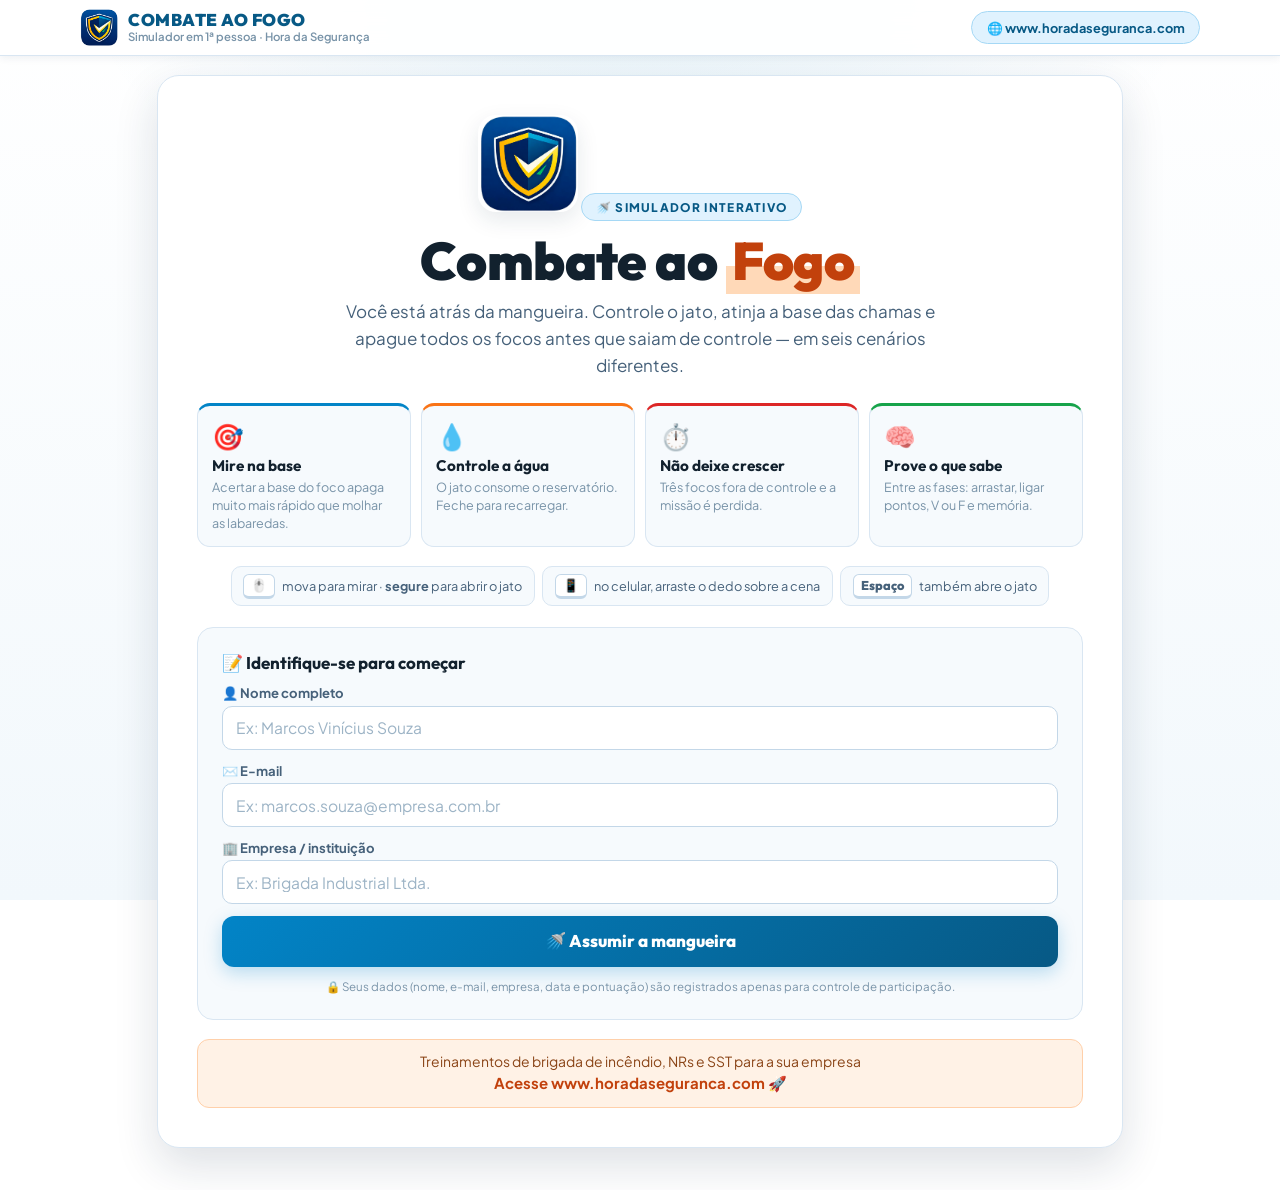
<file: index.html>
<!DOCTYPE html>
<html lang="pt-BR">
<head>
    <meta charset="UTF-8">
    <meta name="viewport" content="width=device-width, initial-scale=1.0, viewport-fit=cover">
    <title>Combate ao Fogo | Simulador em 1ª Pessoa — Hora da Segurança</title>
    <meta name="description" content="Simulador de combate a incêndio em primeira pessoa: controle a mangueira, apague os focos em 6 cenários e responda aos desafios entre as fases. www.horadaseguranca.com">
    <meta name="theme-color" content="#f0f7fc">
    <link rel="icon" type="image/png" href="logo.png">

    <link rel="preconnect" href="https://fonts.googleapis.com">
    <link rel="preconnect" href="https://fonts.gstatic.com" crossorigin>
    <link href="https://fonts.googleapis.com/css2?family=Outfit:wght@400;600;700;800;900&family=Plus+Jakarta+Sans:wght@400;500;600;700&display=swap" rel="stylesheet">
    <link rel="stylesheet" href="style.css">
</head>
<body>

    <header class="app-header">
        <div class="header-container">
            <a class="brand-box" href="https://www.horadaseguranca.com" target="_blank" rel="noopener noreferrer">
                <img src="logo.png" alt="Logo Hora da Segurança" class="header-logo">
                <span class="brand-text">
                    <span class="brand-title">COMBATE AO FOGO</span>
                    <span class="brand-tagline">Simulador em 1ª pessoa · Hora da Segurança</span>
                </span>
            </a>
            <a href="https://www.horadaseguranca.com" target="_blank" rel="noopener noreferrer" class="site-link-btn">
                🌐 www.horadaseguranca.com
            </a>
        </div>
    </header>

    <main class="main-content">

        <!-- ============ CADASTRO ============ -->
        <section id="screen-welcome" class="screen active">
            <div class="hero-card">
                <a href="https://www.horadaseguranca.com" target="_blank" rel="noopener noreferrer" class="hero-logo-link">
                    <img src="logo.png" alt="Logo Oficial Hora da Segurança" class="hero-logo-img">
                </a>

                <span class="hero-eyebrow">🚿 Simulador interativo</span>
                <h1 class="hero-title">Combate ao <mark>Fogo</mark></h1>
                <p class="hero-subtitle">
                    Você está atrás da mangueira. Controle o jato, atinja a base das chamas e
                    apague todos os focos antes que saiam de controle — em seis cenários diferentes.
                </p>

                <div class="how-grid">
                    <div class="how-card">
                        <span class="how-ico">🎯</span><strong>Mire na base</strong>
                        <p>Acertar a base do foco apaga muito mais rápido que molhar as labaredas.</p>
                    </div>
                    <div class="how-card">
                        <span class="how-ico">💧</span><strong>Controle a água</strong>
                        <p>O jato consome o reservatório. Feche para recarregar.</p>
                    </div>
                    <div class="how-card">
                        <span class="how-ico">⏱️</span><strong>Não deixe crescer</strong>
                        <p>Três focos fora de controle e a missão é perdida.</p>
                    </div>
                    <div class="how-card">
                        <span class="how-ico">🧠</span><strong>Prove o que sabe</strong>
                        <p>Entre as fases: arrastar, ligar pontos, V ou F e memória.</p>
                    </div>
                </div>

                <div class="controls-hint">
                    <div class="ch-item"><span class="key">🖱️</span><span>mova para mirar · <strong>segure</strong> para abrir o jato</span></div>
                    <div class="ch-item"><span class="key">📱</span><span>no celular, arraste o dedo sobre a cena</span></div>
                    <div class="ch-item"><span class="key">Espaço</span><span>também abre o jato</span></div>
                </div>

                <form id="form-register" class="setup-box" novalidate>
                    <h3>📝 Identifique-se para começar</h3>
                    <div class="input-group">
                        <label for="reg-name">👤 Nome completo</label>
                        <input type="text" id="reg-name" placeholder="Ex: Marcos Vinícius Souza" autocomplete="name" maxlength="60">
                    </div>
                    <div class="input-group">
                        <label for="reg-email">✉️ E-mail</label>
                        <input type="email" id="reg-email" placeholder="Ex: marcos.souza@empresa.com.br" autocomplete="email" maxlength="100">
                    </div>
                    <div class="input-group">
                        <label for="reg-company">🏢 Empresa / instituição</label>
                        <input type="text" id="reg-company" placeholder="Ex: Brigada Industrial Ltda." autocomplete="organization" maxlength="80">
                    </div>
                    <div id="setup-error" class="setup-error hidden"></div>
                    <button type="submit" class="btn btn-primary btn-lg btn-block">🚿 Assumir a mangueira</button>
                    <p class="privacy-note">🔒 Seus dados (nome, e-mail, empresa, data e pontuação) são registrados apenas para controle de participação.</p>
                </form>

                <a class="marketing-banner" href="https://www.horadaseguranca.com" target="_blank" rel="noopener noreferrer">
                    <span>Treinamentos de brigada de incêndio, NRs e SST para a sua empresa</span>
                    <strong>Acesse www.horadaseguranca.com 🚀</strong>
                </a>
            </div>
        </section>


        <!-- ============ BRIEFING ============ -->
        <section id="screen-briefing" class="screen">
            <div class="briefing-card">
                <div class="brief-badge" id="brief-badge">FASE 1 DE 6</div>
                <div class="brief-ico" id="brief-ico">🍳</div>
                <h2 class="brief-title" id="brief-title">Cozinha Residencial</h2>
                <p class="brief-sub" id="brief-sub">Princípio de incêndio em panela</p>
                <p class="brief-text" id="brief-text"></p>
                <div class="brief-tip" id="brief-tip"></div>
                <div class="brief-regra" id="brief-regra"></div>
                <div class="brief-stats">
                    <div><span id="brief-alvo">6</span><small>focos a apagar</small></div>
                    <div><span id="brief-dur">45</span><small>segundos</small></div>
                    <div><span id="brief-dif">1x</span><small>intensidade</small></div>
                    <div><span id="brief-res">1,3s</span><small>para apagar cada foco</small></div>
                </div>
                <button id="btn-start-phase" class="btn btn-primary btn-lg btn-block">▶️ Abrir o hidrante</button>
            </div>
        </section>


        <!-- ============ JOGO ============ -->
        <section id="screen-game" class="screen">
            <div class="game-hud">
                <div class="hud-left">
                    <span class="hud-phase" id="hud-phase">Fase 1</span>
                    <span class="hud-scene" id="hud-scene">Cozinha</span>
                </div>
                <div class="hud-center">
                    <div class="hud-bar-wrap">
                        <span class="hud-bar-label">💧 Água</span>
                        <div class="hud-bar"><div id="agua-fill" class="hud-bar-fill agua"></div></div>
                    </div>
                    <div class="hud-bar-wrap">
                        <span class="hud-bar-label">🔥 Focos</span>
                        <div class="hud-bar"><div id="focos-fill" class="hud-bar-fill focos"></div></div>
                        <span class="hud-bar-num"><strong id="hud-apagados">0</strong>/<span id="hud-alvo">6</span></span>
                    </div>
                    <div class="hud-bar-wrap">
                        <span class="hud-bar-label">🛡️ Controle</span>
                        <div class="hud-bar"><div id="controle-fill" class="hud-bar-fill controle"></div></div>
                        <span class="hud-bar-num"><strong id="hud-controle">100</strong>%</span>
                    </div>
                </div>
                <div class="hud-right">
                    <span class="hud-time">⏱️ <strong id="hud-time">45</strong>s</span>
                    <span class="hud-fail" id="hud-fail" title="Três propagações encerram a fase">🔥 Propagações 0/3</span>
                    <span class="hud-rescaldo hidden" id="hud-rescaldo">RESCALDO</span>
                    <span class="hud-score"><strong id="hud-score">0</strong> pts</span>
                    <button id="btn-sound" class="btn-icon" title="Som">🔊</button>
                </div>
            </div>

            <div class="stage-wrap">
                <canvas id="game-canvas" width="900" height="500" aria-label="Cena de combate a incêndio"></canvas>
                <div id="toast" class="toast hidden"></div>
                <div id="countdown" class="countdown hidden"></div>
            </div>

            <p class="stage-help">🖱️ Mova para mirar e <strong>segure o botão</strong> para abrir o jato · 📱 arraste o dedo sobre a cena</p>
        </section>


        <!-- ============ PUBLICIDADE ============ -->
        <section id="screen-ad" class="screen">
            <div class="ad-card" id="ad-card">
                <span class="ad-tag">Espaço publicitário</span>
                <div class="ad-brand">
                    <div class="ad-logo" id="ad-logo"></div>
                    <div class="ad-brand-text">
                        <strong id="ad-name">ProSeg Soluções</strong>
                        <span id="ad-segment">Revenda de EPI</span>
                    </div>
                </div>
                <p class="ad-tagline" id="ad-tagline"></p>
                <p class="ad-claim" id="ad-claim"></p>
                <div class="ad-chips" id="ad-chips"></div>
                <a id="ad-cta" class="btn btn-ad" href="anuncie.html" target="_blank" rel="noopener noreferrer">Saiba mais</a>
                <p class="ad-demo-note" id="ad-demo-note"></p>
                <div class="ad-footer">
                    Espaço publicitário distribuído por
                    <a href="https://www.horadaseguranca.com" target="_blank" rel="noopener noreferrer">www.horadaseguranca.com</a>
                </div>
                <button id="btn-skip-ad" class="btn btn-ghost btn-block" disabled>Continuar em <span id="ad-count">5</span>s</button>
            </div>
        </section>


        <!-- ============ DESAFIOS ENTRE FASES ============ -->
        <section id="screen-quiz" class="screen">
            <div class="quiz-card">
                <span class="quiz-badge" id="quiz-badge">Desafio</span>
                <h2 class="quiz-title" id="quiz-title"></h2>
                <p class="quiz-text" id="quiz-text"></p>

                <!-- 1) arrastar -->
                <div id="modo-arrastar" class="modo hidden">
                    <div class="quiz-pool" id="quiz-pool"></div>
                    <div class="quiz-targets" id="quiz-targets"></div>
                </div>

                <!-- 2) ligar pontos -->
                <div id="modo-ligar" class="modo hidden">
                    <div class="ligar-wrap">
                        <svg id="ligar-svg" class="ligar-svg"></svg>
                        <div class="ligar-col" id="ligar-esq"></div>
                        <div class="ligar-col" id="ligar-dir"></div>
                    </div>
                </div>

                <!-- 3) verdadeiro ou falso -->
                <div id="modo-vf" class="modo hidden">
                    <div id="vf-lista" class="vf-lista"></div>
                </div>

                <!-- 4) memória -->
                <div id="modo-memoria" class="modo hidden">
                    <div class="mem-head">
                        <span class="mem-badge">🃏 Pares: <strong id="mem-pares">0 / 6</strong></span>
                    </div>
                    <div id="mem-grid" class="mem-grid"></div>
                </div>

                <div id="quiz-feedback" class="quiz-feedback hidden"></div>
                <button id="btn-quiz-next" class="btn btn-primary btn-lg btn-block hidden">Seguir para a próxima fase ➔</button>
                <p class="quiz-help" id="quiz-help"></p>
            </div>
        </section>


        <!-- ============ FASE PERDIDA ============ -->
        <section id="screen-lose" class="screen">
            <div class="briefing-card lose-card">
                <div class="brief-ico" id="lose-ico">🔥</div>
                <h1 class="brief-title" id="lose-title">O incêndio se alastrou</h1>
                <p class="brief-text" id="lose-text"></p>
                <div class="brief-stats lose-stats">
                    <div><span id="lose-m1">0/0</span><small>focos apagados</small></div>
                    <div><span id="lose-m2">3/3</span><small>propagações</small></div>
                    <div><span id="lose-m3">0%</span><small>controle final</small></div>
                </div>
                <button id="btn-retry-phase" class="btn btn-primary btn-lg btn-block">🔁 Repetir esta fase</button>
                <button id="btn-give-up" class="btn btn-ghost btn-block">Encerrar e ver o resultado</button>
            </div>
        </section>


        <!-- ============ FIM ============ -->
        <section id="screen-end" class="screen">
            <div class="end-card">
                <div class="end-ico" id="end-ico">🏆</div>
                <h1 class="end-title" id="end-title">Fogo controlado!</h1>
                <p class="end-sub" id="end-sub"></p>

                <div class="end-score">
                    <span class="es-label">Pontuação final</span>
                    <div class="es-value" id="end-score">0</div>
                    <div class="es-rank" id="end-rank">—</div>
                </div>

                <div class="end-metrics">
                    <div><span id="m-phases">0</span><small>fases vencidas</small></div>
                    <div><span id="m-focos">0</span><small>focos apagados</small></div>
                    <div><span id="m-precisao">0%</span><small>controle final</small></div>
                    <div><span id="m-quiz">0%</span><small>acerto nos desafios</small></div>
                </div>

                <div class="end-actions">
                    <button id="btn-restart" class="btn btn-primary btn-lg">🔄 Jogar novamente</button>
                </div>

                <a class="end-cta" href="https://www.horadaseguranca.com" target="_blank" rel="noopener noreferrer">
                    <img src="logo.png" alt="Hora da Segurança" class="end-cta-logo">
                    <span>
                        <strong>Leve o treinamento de brigada para a sua equipe</strong>
                        Cursos de NRs, combate a incêndio e gestão preventiva — www.horadaseguranca.com ↗
                    </span>
                </a>
            </div>
        </section>

    </main>

    <script src="gameData.js"></script>
    <script src="audio.js"></script>
    <script src="sheets.js"></script>
    <script src="engine.js"></script>
    <script src="desafios.js"></script>
    <script src="game.js"></script>
</body>
</html>
</file>
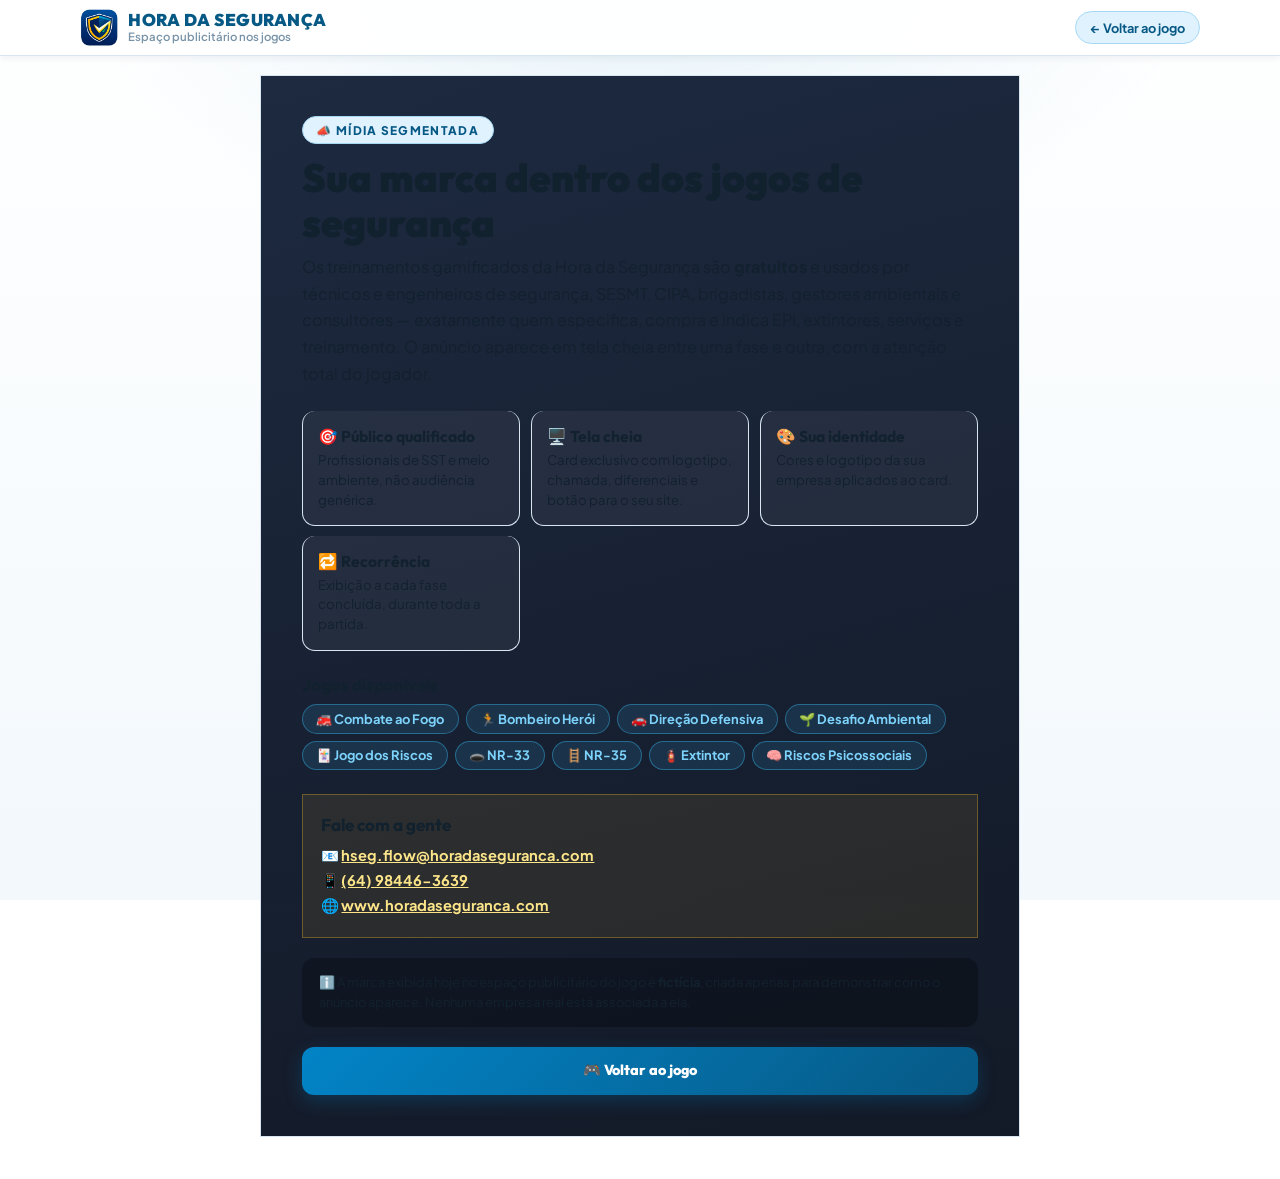
<file: anuncie.html>
<!DOCTYPE html>
<html lang="pt-BR">
<head>
    <meta charset="UTF-8">
    <meta name="viewport" content="width=device-width, initial-scale=1.0, viewport-fit=cover">
    <title>Anuncie nos jogos | Hora da Segurança</title>
    <meta name="description" content="Espaço publicitário nos jogos de treinamento em segurança do trabalho da Hora da Segurança. Sua marca diante de técnicos de segurança, SESMT, CIPA e brigadistas.">
    <meta name="theme-color" content="#0b1220">
    <link rel="icon" type="image/png" href="logo.png">
    <link rel="preconnect" href="https://fonts.googleapis.com">
    <link rel="preconnect" href="https://fonts.gstatic.com" crossorigin>
    <link href="https://fonts.googleapis.com/css2?family=Outfit:wght@400;600;700;800;900&family=Plus+Jakarta+Sans:wght@400;500;600;700&display=swap" rel="stylesheet">
    <link rel="stylesheet" href="style.css">
    <style>
        .anuncie-wrap { max-width: 760px; margin: 0 auto; }
        .anuncie-card {
            background: linear-gradient(165deg, rgba(20,33,56,0.96), rgba(11,18,32,0.97));
            border: 1px solid var(--line);
            border-radius: var(--radius-lg);
            box-shadow: var(--shadow-lg);
            padding: clamp(1.4rem, 4vw, 2.4rem);
        }
        .anuncie-card h1 {
            font-family: var(--fh); font-size: clamp(1.5rem, 5vw, 2.3rem);
            font-weight: 900; line-height: 1.15; margin-bottom: 0.5rem;
        }
        .anuncie-card h1 mark { background: none; color: var(--fire); }
        .anuncie-lead { font-size: 0.95rem; color: var(--text-soft); line-height: 1.65; margin-bottom: 1.4rem; }
        .anuncie-grid {
            display: grid; grid-template-columns: repeat(auto-fit, minmax(180px, 1fr));
            gap: 0.6rem; margin-bottom: 1.4rem;
        }
        .anuncie-item {
            background: rgba(255,255,255,0.05); border: 1px solid var(--line);
            border-top: 3px solid var(--fire); border-radius: 13px; padding: 0.9rem;
        }
        .anuncie-item strong { display: block; font-family: var(--fh); font-size: 0.92rem; margin-bottom: 0.2rem; }
        .anuncie-item p { font-size: 0.78rem; color: var(--text-mut); line-height: 1.5; }
        .anuncie-jogos { display: flex; flex-wrap: wrap; gap: 0.4rem; margin-bottom: 1.4rem; }
        .anuncie-jogos a {
            background: rgba(56,189,248,0.12); border: 1px solid rgba(56,189,248,0.4);
            color: #7dd3fc; font-size: 0.76rem; font-weight: 700;
            padding: 0.35rem 0.8rem; border-radius: 999px;
        }
        .anuncie-jogos a:hover { background: rgba(56,189,248,0.25); }
        .anuncie-contato {
            background: rgba(251,191,36,0.09); border: 1px solid rgba(251,191,36,0.32);
            border-radius: var(--radius); padding: 1.1rem; margin-bottom: 1.2rem;
        }
        .anuncie-contato h3 { font-family: var(--fh); font-size: 1rem; color: var(--gold); margin-bottom: 0.5rem; }
        .anuncie-contato p { font-size: 0.86rem; color: #fde68a; line-height: 1.7; }
        .anuncie-contato a { color: var(--gold); font-weight: 700; text-decoration: underline; }
        .anuncie-nota {
            font-size: 0.76rem; color: var(--text-mut); line-height: 1.6;
            background: rgba(0,0,0,0.28); border-radius: 12px; padding: 0.8rem 1rem; margin-bottom: 1.2rem;
        }
        .voltar { display: inline-flex; align-items: center; gap: 0.4rem; font-size: 0.85rem; }
        .aviso-aba {
            margin-top: 0.9rem; margin-bottom: 0; font-size: 0.82rem; color: #ecfdf5;
            background: rgba(34,197,94,0.22); border: 1px solid rgba(134,239,172,0.55);
        }
        .aviso-aba[hidden] { display: none; }
    </style>
</head>
<body>

    <header class="app-header">
        <div class="header-container">
            <a class="brand-box" href="https://www.horadaseguranca.com" target="_blank" rel="noopener noreferrer">
                <img src="logo.png" alt="Logo Hora da Segurança" class="header-logo">
                <span class="brand-text">
                    <span class="brand-title">HORA DA SEGURANÇA</span>
                    <span class="brand-tagline">Espaço publicitário nos jogos</span>
                </span>
            </a>
            <a href="index.html" id="btn-voltar-topo" class="site-link-btn">← Voltar ao jogo</a>
        </div>
    </header>

    <main class="main-content">
        <div class="anuncie-wrap">
            <div class="anuncie-card">
                <span class="hero-eyebrow">📣 Mídia segmentada</span>
                <h1>Sua marca dentro dos <mark>jogos de segurança</mark></h1>
                <p class="anuncie-lead">
                    Os treinamentos gamificados da Hora da Segurança são <strong>gratuitos</strong> e usados por
                    técnicos e engenheiros de segurança, SESMT, CIPA, brigadistas, gestores ambientais e
                    consultores — exatamente quem especifica, compra e indica EPI, extintores, serviços e
                    treinamento. O anúncio aparece em tela cheia entre uma fase e outra, com a atenção total
                    do jogador.
                </p>

                <div class="anuncie-grid">
                    <div class="anuncie-item">
                        <strong>🎯 Público qualificado</strong>
                        <p>Profissionais de SST e meio ambiente, não audiência genérica.</p>
                    </div>
                    <div class="anuncie-item">
                        <strong>🖥️ Tela cheia</strong>
                        <p>Card exclusivo com logotipo, chamada, diferenciais e botão para o seu site.</p>
                    </div>
                    <div class="anuncie-item">
                        <strong>🎨 Sua identidade</strong>
                        <p>Cores e logotipo da sua empresa aplicados ao card.</p>
                    </div>
                    <div class="anuncie-item">
                        <strong>🔁 Recorrência</strong>
                        <p>Exibição a cada fase concluída, durante toda a partida.</p>
                    </div>
                </div>

                <h3 style="font-family:var(--fh);font-size:1rem;margin-bottom:0.5rem">Jogos disponíveis</h3>
                <div class="anuncie-jogos">
                    <a href="https://combate.horadaseguranca.com" target="_blank" rel="noopener noreferrer">🚒 Combate ao Fogo</a>
                    <a href="https://bombeiro.horadaseguranca.com" target="_blank" rel="noopener noreferrer">🏃 Bombeiro Herói</a>
                    <a href="https://direcaodefensiva.horadaseguranca.com" target="_blank" rel="noopener noreferrer">🚗 Direção Defensiva</a>
                    <a href="https://ambiental.horadaseguranca.com" target="_blank" rel="noopener noreferrer">🌱 Desafio Ambiental</a>
                    <a href="https://jogodorisco.horadaseguranca.com" target="_blank" rel="noopener noreferrer">🃏 Jogo dos Riscos</a>
                    <a href="https://nr33.horadaseguranca.com" target="_blank" rel="noopener noreferrer">🕳️ NR-33</a>
                    <a href="https://jogo.horadaseguranca.com" target="_blank" rel="noopener noreferrer">🪜 NR-35</a>
                    <a href="https://extintor.horadaseguranca.com" target="_blank" rel="noopener noreferrer">🧯 Extintor</a>
                    <a href="https://psicossocial.horadaseguranca.com" target="_blank" rel="noopener noreferrer">🧠 Riscos Psicossociais</a>
                </div>

                <div class="anuncie-contato">
                    <h3>Fale com a gente</h3>
                    <p>
                        📧 <a href="mailto:hseg.flow@horadaseguranca.com">hseg.flow@horadaseguranca.com</a><br>
                        📱 <a href="https://wa.me/5564984463639?text=Ol%C3%A1%21%20Tenho%20interesse%20no%20espa%C3%A7o%20publicit%C3%A1rio%20dos%20jogos%20da%20Hora%20da%20Seguran%C3%A7a." target="_blank" rel="noopener noreferrer">(64) 98446-3639</a><br>
                        🌐 <a href="https://www.horadaseguranca.com" target="_blank" rel="noopener noreferrer">www.horadaseguranca.com</a>
                    </p>
                </div>

                <p class="anuncie-nota">
                    ℹ️ A marca exibida hoje no espaço publicitário do jogo é <strong>fictícia</strong>, criada
                    apenas para demonstrar como o anúncio aparece. Nenhuma empresa real está associada a ela.
                </p>

                <a href="index.html" id="btn-voltar" class="btn btn-primary btn-lg btn-block voltar">🎮 Voltar ao jogo</a>

                <p class="anuncie-nota aviso-aba" id="aviso-aba" hidden>
                    ✅ <strong>Sua partida continua aberta na aba anterior</strong>, exatamente onde você parou.
                    O navegador não permite que esta página feche a si mesma — basta fechar esta aba
                    (Ctrl+W, ou ⌘W no Mac) ou clicar na aba do jogo.
                </p>
            </div>
        </div>
    </main>

    <script>
        // Esta página costuma ser aberta em nova aba a partir do anúncio, com a
        // partida ainda rodando na aba original. Voltar significa FECHAR esta aba
        // — abrir index.html aqui recomeçaria o jogo do cadastro.
        (function () {
            // Veio do anúncio (nova aba, partida rodando atrás) ou é acesso direto?
            const veioDoJogo = !!window.opener;

            const aviso = document.getElementById('aviso-aba');

            const voltar = (e) => {
                if (!veioDoJogo) return;   // acesso direto: o link para index.html serve
                e.preventDefault();

                // window.close() só é permitido em aba aberta por window.open().
                // Se falhar, NUNCA navegue para index.html: isso recomeçaria a
                // partida do cadastro, que é justamente o que se quer evitar.
                try { window.close(); } catch (err) {}

                setTimeout(() => {
                    if (window.closed) return;
                    if (aviso) {
                        aviso.hidden = false;
                        aviso.scrollIntoView({ behavior: 'smooth', block: 'center' });
                    }
                    // devolve o foco para a aba do jogo, se ainda existir
                    try { if (window.opener && !window.opener.closed) window.opener.focus(); } catch (err) {}
                }, 180);
            };

            ['btn-voltar', 'btn-voltar-topo'].forEach(id => {
                const el = document.getElementById(id);
                if (el) el.addEventListener('click', voltar);
            });

            if (veioDoJogo) {
                const b = document.getElementById('btn-voltar');
                if (b) b.textContent = '🎮 Fechar e voltar ao jogo';
                const t = document.getElementById('btn-voltar-topo');
                if (t) t.textContent = '← Fechar e voltar ao jogo';
            }
        })();
    </script>
</body>
</html>
</file>
<file: style.css>
/* ==========================================================================
   COMBATE AO FOGO — tema claro · www.horadaseguranca.com
   ========================================================================== */

:root {
    --bg-0: #f2f8fc;
    --bg-1: #ffffff;
    --bg-soft: #f6fafd;
    --line: #d9e6f2;
    --line-2: #c3d7e8;

    --agua:      #0284c7;
    --agua-dark: #075985;
    --agua-glow: rgba(2, 132, 199, 0.25);
    --agua-soft: #e0f2fe;

    --fogo:      #f97316;
    --fogo-dark: #c2410c;
    --fogo-soft: #fff2e6;

    --ok:        #16a34a;
    --ok-soft:   #eafbf0;
    --alerta:    #dc2626;
    --alerta-soft:#fdf0f0;
    --amarelo:   #f59e0b;

    --texto:      #12212e;
    --texto-soft: #46617a;
    --texto-mut:  #7893a8;

    --sh-sm: 0 2px 8px rgba(18, 45, 70, 0.07);
    --sh-md: 0 8px 22px rgba(18, 45, 70, 0.1);
    --sh-lg: 0 18px 44px rgba(18, 45, 70, 0.14);

    --r: 16px;
    --r-lg: 22px;

    --fh: 'Outfit', -apple-system, sans-serif;
    --fb: 'Plus Jakarta Sans', -apple-system, sans-serif;
    --bounce: 0.26s cubic-bezier(0.34, 1.56, 0.64, 1);
}

* { box-sizing: border-box; margin: 0; padding: 0; }
html { font-size: clamp(14px, 0.5vw + 12.6px, 17px); }

body {
    font-family: var(--fb);
    color: var(--texto);
    min-height: 100dvh;
    display: flex; flex-direction: column;
    overflow-x: hidden;
    padding-bottom: env(safe-area-inset-bottom);
    background:
        radial-gradient(ellipse 70% 45% at 50% 0%, rgba(2, 132, 199, 0.09) 0%, transparent 62%),
        linear-gradient(180deg, #ffffff 0%, var(--bg-0) 100%);
    background-attachment: fixed;
}

a { color: var(--agua-dark); text-decoration: none; }
.hidden { display: none !important; }

.screen { display: none; animation: fadeUp 0.35s ease both; }
.screen.active { display: block; }
.modo { animation: fadeUp 0.3s ease both; }

@keyframes fadeUp {
    from { opacity: 0; transform: translateY(14px); }
    to   { opacity: 1; transform: translateY(0); }
}


/* ============================ CABEÇALHO ============================ */

.app-header {
    background: rgba(255, 255, 255, 0.92);
    backdrop-filter: blur(12px); -webkit-backdrop-filter: blur(12px);
    border-bottom: 1px solid var(--line);
    padding: 0.5rem 1rem;
    position: sticky; top: 0; z-index: 100;
    box-shadow: var(--sh-sm);
}
.header-container {
    max-width: 1120px; margin: 0 auto;
    display: flex; justify-content: space-between; align-items: center; gap: 0.7rem;
}
.brand-box { display: flex; align-items: center; gap: 0.6rem; min-width: 0; color: inherit; }
.brand-box:hover .brand-title { color: var(--fogo); }
.header-logo { width: 38px; height: 38px; object-fit: contain; border-radius: 9px; flex-shrink: 0; }
.brand-text { display: flex; flex-direction: column; min-width: 0; }
.brand-title {
    font-family: var(--fh); font-size: 1rem; font-weight: 900;
    letter-spacing: 0.03em; color: var(--agua-dark); line-height: 1.1; transition: color 0.18s;
}
.brand-tagline {
    font-size: 0.67rem; color: var(--texto-mut); font-weight: 600;
    white-space: nowrap; overflow: hidden; text-overflow: ellipsis;
}
.site-link-btn {
    display: inline-flex; align-items: center; gap: 0.35rem;
    background: var(--agua-soft); border: 1px solid #a5d8f5;
    color: var(--agua-dark); font-weight: 700; font-size: 0.75rem;
    padding: 0.42rem 0.85rem; border-radius: 999px;
    white-space: nowrap; transition: all 0.18s;
}
.site-link-btn:hover { background: var(--agua); color: #fff; transform: translateY(-1px); }


/* ============================ LAYOUT ============================ */

.main-content { flex: 1; width: 100%; max-width: 1000px; margin: 0 auto; padding: 1.1rem 1rem 2.5rem; }


/* ============================ BOTÕES ============================ */

.btn {
    font-family: var(--fh); font-weight: 800; font-size: 0.92rem;
    padding: 0.75rem 1.3rem; border: none; border-radius: 12px;
    cursor: pointer; transition: var(--bounce);
    display: inline-flex; align-items: center; justify-content: center; gap: 0.4rem;
    line-height: 1.2; text-align: center;
}
.btn:hover:not(:disabled) { transform: translateY(-2px); }
.btn:active:not(:disabled) { transform: translateY(0) scale(0.985); }
.btn:disabled { opacity: 0.55; cursor: not-allowed; }
.btn-lg { font-size: 1rem; padding: 0.9rem 1.6rem; }
.btn-block { width: 100%; }

.btn-primary {
    background: linear-gradient(135deg, var(--agua) 0%, var(--agua-dark) 100%);
    color: #fff; box-shadow: 0 6px 18px var(--agua-glow);
}
.btn-primary:hover { box-shadow: 0 10px 26px var(--agua-glow); }
.btn-ghost { background: rgba(255,255,255,0.22); border: 1px solid rgba(255,255,255,0.5); color: #fff; }
.btn-ghost:hover:not(:disabled) { background: rgba(255,255,255,0.34); }
.btn-ad { background: #fff; color: #14212e; font-weight: 900; width: 100%; box-shadow: 0 6px 18px rgba(0,0,0,0.22); }

.btn-icon {
    background: var(--bg-soft); border: 1px solid var(--line);
    border-radius: 10px; width: 34px; height: 34px;
    font-size: 0.95rem; cursor: pointer; color: var(--texto); transition: 0.18s;
}
.btn-icon:hover { background: var(--agua-soft); border-color: var(--agua); }
.btn-icon.muted { opacity: 0.45; }


/* ============================ TELA INICIAL ============================ */

.hero-card {
    background: var(--bg-1);
    border: 1px solid var(--line);
    border-radius: var(--r-lg);
    box-shadow: var(--sh-lg);
    padding: clamp(1.3rem, 3.5vw, 2.3rem);
    text-align: center;
}
.hero-logo-link { display: inline-block; margin-bottom: 0.8rem; transition: var(--bounce); }
.hero-logo-link:hover { transform: scale(1.06) rotate(-2deg); }
.hero-logo-img { width: clamp(74px, 11vw, 100px); border-radius: 18px; box-shadow: var(--sh-md); }

.hero-eyebrow {
    display: inline-block; background: var(--agua-soft);
    border: 1px solid #a5d8f5; color: var(--agua-dark);
    font-size: 0.7rem; font-weight: 800; letter-spacing: 0.11em; text-transform: uppercase;
    padding: 0.3rem 0.8rem; border-radius: 999px; margin-bottom: 0.7rem;
}
.hero-title {
    font-family: var(--fh); font-size: clamp(1.8rem, 6vw, 3.1rem);
    font-weight: 900; line-height: 1.05; margin-bottom: 0.6rem; letter-spacing: -0.01em;
}
.hero-title mark { background: linear-gradient(180deg, transparent 58%, #ffd9b8 58%); color: var(--fogo-dark); padding: 0 0.12em; }
.hero-subtitle {
    font-size: clamp(0.88rem, 2vw, 1rem); color: var(--texto-soft);
    line-height: 1.6; max-width: 640px; margin: 0 auto 1.4rem;
}

.how-grid { display: grid; grid-template-columns: repeat(auto-fit, minmax(160px, 1fr)); gap: 0.6rem; margin-bottom: 1.1rem; text-align: left; }
.how-card {
    background: var(--bg-soft); border: 1px solid var(--line);
    border-top: 3px solid var(--agua); border-radius: 13px; padding: 0.8rem; transition: var(--bounce);
}
.how-card:hover { transform: translateY(-4px); box-shadow: var(--sh-md); background: #fff; }
.how-card:nth-child(2) { border-top-color: var(--fogo); }
.how-card:nth-child(3) { border-top-color: var(--alerta); }
.how-card:nth-child(4) { border-top-color: var(--ok); }
.how-ico { font-size: 1.5rem; display: block; margin-bottom: 0.25rem; }
.how-card strong { display: block; font-family: var(--fh); font-size: 0.9rem; margin-bottom: 0.15rem; }
.how-card p { font-size: 0.74rem; color: var(--texto-mut); line-height: 1.45; }

.controls-hint { display: flex; flex-wrap: wrap; gap: 0.45rem; justify-content: center; margin-bottom: 1.2rem; }
.ch-item {
    display: flex; align-items: center; gap: 0.4rem;
    background: var(--bg-soft); border: 1px solid var(--line);
    border-radius: 10px; padding: 0.4rem 0.7rem; font-size: 0.75rem; color: var(--texto-soft);
}
.key {
    display: inline-grid; place-items: center; min-width: 26px; height: 25px; padding: 0 0.4rem;
    background: #fff; border: 1px solid var(--line-2); border-bottom-width: 3px;
    border-radius: 6px; font-family: var(--fh); font-weight: 800; font-size: 0.75rem;
}

.setup-box {
    background: var(--bg-soft); border: 1px solid var(--line);
    border-radius: var(--r); padding: clamp(1rem, 2.6vw, 1.4rem);
    text-align: left; display: flex; flex-direction: column; gap: 0.7rem; margin-bottom: 1.1rem;
}
.setup-box h3 { font-family: var(--fh); font-size: 1rem; }
.input-group { display: flex; flex-direction: column; gap: 0.28rem; }
.input-group label { font-size: 0.77rem; font-weight: 700; color: var(--texto-soft); }
.input-group input {
    background: #fff; border: 1.5px solid var(--line-2); border-radius: 10px;
    padding: 0.66rem 0.8rem; font-family: var(--fb); font-size: 0.92rem; color: var(--texto); transition: 0.18s;
}
.input-group input::placeholder { color: #9db4c6; }
.input-group input:focus { outline: none; border-color: var(--agua); box-shadow: 0 0 0 3px var(--agua-glow); }
.input-group input.invalid { border-color: var(--alerta); box-shadow: 0 0 0 3px rgba(220,38,38,0.16); animation: shake 0.35s ease; }

@keyframes shake { 0%,100%{transform:translateX(0)} 25%{transform:translateX(-5px)} 75%{transform:translateX(5px)} }

.setup-error {
    background: var(--alerta-soft); border: 1px solid #f5b5b5; border-radius: 10px;
    padding: 0.55rem 0.8rem; font-size: 0.83rem; font-weight: 600; color: #a11a1a;
    text-align: center; line-height: 1.45;
}
.privacy-note { font-size: 0.68rem; color: var(--texto-mut); text-align: center; line-height: 1.45; }

.marketing-banner {
    display: flex; flex-direction: column; gap: 0.15rem;
    background: var(--fogo-soft); border: 1px solid #ffd0aa;
    border-radius: 12px; padding: 0.8rem 1rem; text-align: center; transition: var(--bounce);
}
.marketing-banner:hover { background: #ffe8d5; transform: translateY(-2px); }
.marketing-banner span { font-size: 0.82rem; color: #8a4416; }
.marketing-banner strong { font-size: 0.88rem; color: var(--fogo-dark); }


/* ============================ BRIEFING ============================ */

.briefing-card {
    background: var(--bg-1); border: 1px solid var(--line);
    border-radius: var(--r-lg); box-shadow: var(--sh-lg);
    padding: clamp(1.4rem, 4vw, 2.4rem); text-align: center; max-width: 560px; margin: 0 auto;
}
.brief-badge {
    display: inline-block; background: var(--agua-soft); border: 1px solid #a5d8f5;
    color: var(--agua-dark); font-family: var(--fh); font-size: 0.68rem; font-weight: 900;
    letter-spacing: 0.14em; padding: 0.3rem 0.9rem; border-radius: 999px; margin-bottom: 0.9rem;
}
.brief-ico { font-size: clamp(3rem, 10vw, 4.4rem); line-height: 1; margin-bottom: 0.3rem; }
.lose-card { border-color: #fecaca; box-shadow: 0 18px 40px rgba(220,38,38,0.15); }
.lose-card .brief-title { color: #b91c1c; }
.lose-stats { grid-template-columns: repeat(3, 1fr) !important; }
.lose-card .btn-ghost {
    background: transparent; border: 1px solid var(--line); color: var(--texto-mut); margin-top: 0.55rem;
}
.lose-card .btn-ghost:hover:not(:disabled) { background: var(--bg-soft); color: var(--texto); }
.brief-title { font-family: var(--fh); font-size: clamp(1.4rem, 4.5vw, 2rem); font-weight: 900; }
.brief-sub { font-size: 0.88rem; color: var(--fogo-dark); margin-bottom: 0.8rem; font-weight: 600; }
.brief-text { font-size: 0.88rem; color: var(--texto-soft); line-height: 1.6; margin-bottom: 0.8rem; }
.brief-tip {
    background: var(--fogo-soft); border: 1px solid #ffd0aa; border-radius: 12px;
    padding: 0.6rem 0.85rem; font-size: 0.82rem; color: #8a4416; line-height: 1.5; margin-bottom: 0.7rem;
}
.brief-regra {
    background: #fef2f2; border: 1px solid #fecaca; border-radius: 12px;
    padding: 0.6rem 0.85rem; font-size: 0.79rem; color: #991b1b; line-height: 1.55; margin-bottom: 1.2rem;
    text-align: left;
}
.brief-stats { display: grid; grid-template-columns: repeat(4, 1fr); gap: 0.5rem; margin-bottom: 1.3rem; }
.brief-stats > div { background: var(--bg-soft); border: 1px solid var(--line); border-radius: 11px; padding: 0.6rem 0.3rem; }
.brief-stats span { display: block; font-family: var(--fh); font-size: 1.15rem; font-weight: 900; color: var(--agua-dark); }
.brief-stats small { font-size: 0.63rem; color: var(--texto-mut); }


/* ============================ JOGO ============================ */

.game-hud {
    display: flex; align-items: center; justify-content: space-between; gap: 0.7rem; flex-wrap: wrap;
    background: var(--bg-1); border: 1px solid var(--line);
    border-radius: 13px; padding: 0.5rem 0.85rem; margin-bottom: 0.6rem; box-shadow: var(--sh-sm);
}
.hud-left { display: flex; flex-direction: column; min-width: 0; }
.hud-phase { font-family: var(--fh); font-weight: 900; font-size: 0.86rem; color: var(--agua-dark); }
.hud-scene { font-size: 0.7rem; color: var(--texto-mut); white-space: nowrap; overflow: hidden; text-overflow: ellipsis; }

.hud-center { display: flex; flex-direction: column; gap: 0.3rem; flex: 1 1 220px; min-width: 170px; }
.hud-bar-wrap { display: flex; align-items: center; gap: 0.4rem; }
.hud-bar-label { font-size: 0.68rem; color: var(--texto-mut); white-space: nowrap; min-width: 52px; }
.hud-bar { flex: 1; height: 9px; background: #e3edf5; border-radius: 999px; overflow: hidden; }
.hud-bar-fill { height: 100%; width: 100%; border-radius: 999px; transition: width 0.16s linear; }
.hud-bar-fill.agua { background: linear-gradient(90deg, #7dd3fc, var(--agua)); }
.hud-bar-fill.agua.baixa { background: linear-gradient(90deg, #fca5a5, var(--alerta)); }
.hud-bar-fill.focos { width: 0%; background: linear-gradient(90deg, #fdba74, var(--ok)); }
.hud-bar-fill.controle { background: linear-gradient(90deg, #86efac, var(--ok)); }
.hud-bar-fill.controle.atencao { background: linear-gradient(90deg, #fcd34d, #f59e0b); }
.hud-bar-fill.controle.critico { background: linear-gradient(90deg, #fca5a5, var(--alerta)); }
.hud-rescaldo {
    display: inline-block; margin-left: 0.4rem; padding: 0.12rem 0.5rem; border-radius: 999px;
    background: #fef3c7; border: 1px solid #fcd34d; color: #92400e;
    font-family: var(--fh); font-weight: 900; font-size: 0.6rem; letter-spacing: 0.06em;
}
.hud-rescaldo.hidden { display: none; }
.hud-bar-num { font-size: 0.72rem; color: var(--texto-soft); white-space: nowrap; }
.hud-bar-num strong { font-family: var(--fh); color: var(--texto); }

.hud-right { display: flex; align-items: center; gap: 0.5rem; flex-wrap: wrap; }
.hud-time, .hud-fail, .hud-score { font-size: 0.74rem; color: var(--texto-mut); white-space: nowrap; }
.hud-time strong { font-family: var(--fh); font-size: 0.98rem; color: var(--texto); }
.hud-score strong { font-family: var(--fh); font-size: 0.98rem; color: var(--fogo-dark); }
.hud-fail {
    background: var(--bg-soft); border: 1px solid var(--line);
    padding: 0.2rem 0.5rem; border-radius: 999px; font-weight: 700;
}
.hud-fail.alerta { background: var(--alerta-soft); border-color: #f5b5b5; color: #a11a1a; animation: pulseAl 0.9s ease-in-out infinite; }
@keyframes pulseAl { 0%,100%{transform:scale(1)} 50%{transform:scale(1.07)} }

.stage-wrap { position: relative; width: 100%; }

#game-canvas {
    display: block; width: 100%; height: auto;
    border-radius: 14px; border: 2px solid var(--line-2);
    box-shadow: var(--sh-lg); touch-action: none; cursor: crosshair;
    background: #eef6fb;
}

.stage-help { font-size: 0.73rem; color: var(--texto-mut); text-align: center; margin-top: 0.55rem; }

.toast {
    position: absolute; top: 14px; left: 50%; transform: translateX(-50%);
    background: rgba(255,255,255,0.96); border: 1px solid var(--ok); color: #14532d;
    font-size: 0.8rem; font-weight: 800; padding: 0.38rem 0.9rem; border-radius: 999px;
    white-space: nowrap; pointer-events: none; box-shadow: var(--sh-md);
    animation: fadeUp 0.2s ease both; max-width: 90%; overflow: hidden; text-overflow: ellipsis;
}
.toast.ruim { border-color: var(--alerta); color: #a11a1a; }

.countdown {
    position: absolute; inset: 0; display: grid; place-items: center;
    background: rgba(255,255,255,0.6); border-radius: 14px;
    font-family: var(--fh); font-size: clamp(3rem, 12vw, 6rem); font-weight: 900;
    color: var(--agua-dark); text-shadow: 0 6px 26px rgba(2,132,199,0.3); pointer-events: none;
}
.countdown.pulse { animation: cdPop 0.6s ease both; }
@keyframes cdPop {
    0% { transform: scale(0.5); opacity: 0; }
    40% { transform: scale(1.12); opacity: 1; }
    100% { transform: scale(1); opacity: 1; }
}


/* ============================ PUBLICIDADE ============================ */

.ad-card {
    max-width: 500px; margin: 0 auto; border-radius: var(--r-lg);
    padding: clamp(1.3rem, 4vw, 2rem); box-shadow: var(--sh-lg);
    text-align: center; color: #fff; border: 1px solid rgba(255,255,255,0.2);
}
.ad-tag {
    display: inline-block; background: rgba(255,255,255,0.2); border: 1px solid rgba(255,255,255,0.38);
    font-size: 0.62rem; font-weight: 800; letter-spacing: 0.14em; text-transform: uppercase;
    padding: 0.26rem 0.8rem; border-radius: 999px; margin-bottom: 1rem;
}
.ad-brand { display: flex; align-items: center; gap: 0.75rem; justify-content: center; margin-bottom: 0.9rem; }
.ad-logo {
    width: 72px; height: 72px; border-radius: 16px; background: #fff; padding: 6px;
    display: grid; place-items: center; box-shadow: 0 6px 16px rgba(0,0,0,0.25); flex-shrink: 0;
}
.ad-logo svg { display: block; width: 100%; height: 100%; }
.ad-brand-text { text-align: left; }
.ad-brand-text strong { display: block; font-family: var(--fh); font-size: 1.15rem; font-weight: 900; line-height: 1.2; }
.ad-brand-text span { font-size: 0.72rem; opacity: 0.92; }
.ad-tagline { font-family: var(--fh); font-size: 1rem; font-weight: 800; margin-bottom: 0.4rem; }
.ad-claim { font-size: 0.84rem; line-height: 1.55; opacity: 0.96; margin-bottom: 0.9rem; }
.ad-chips { display: flex; flex-wrap: wrap; gap: 0.35rem; justify-content: center; margin-bottom: 1.1rem; }
.ad-chip { background: rgba(255,255,255,0.18); border: 1px solid rgba(255,255,255,0.3); font-size: 0.7rem; font-weight: 700; padding: 0.25rem 0.7rem; border-radius: 999px; }
.ad-demo-note { font-size: 0.72rem; line-height: 1.55; background: rgba(0,0,0,0.24); border-radius: 10px; padding: 0.55rem 0.75rem; margin-top: 0.8rem; }
.ad-demo-note a { color: #fff; font-weight: 800; text-decoration: underline; }
.ad-footer { margin: 0.9rem 0 1rem; font-size: 0.68rem; opacity: 0.9; border-top: 1px solid rgba(255,255,255,0.25); padding-top: 0.7rem; }
.ad-footer a { color: #fff; text-decoration: underline; font-weight: 700; }


/* ============================ DESAFIOS ============================ */

.quiz-card {
    background: var(--bg-1); border: 1px solid var(--line);
    border-radius: var(--r-lg); box-shadow: var(--sh-lg); padding: clamp(1.1rem, 3vw, 1.9rem);
}
.quiz-badge {
    display: inline-block; background: var(--agua-soft); border: 1px solid #a5d8f5;
    color: var(--agua-dark); font-size: 0.64rem; font-weight: 800;
    letter-spacing: 0.12em; text-transform: uppercase;
    padding: 0.26rem 0.8rem; border-radius: 999px; margin-bottom: 0.6rem;
}
.quiz-title { font-family: var(--fh); font-size: clamp(1.15rem, 3.5vw, 1.6rem); font-weight: 900; margin-bottom: 0.25rem; }
.quiz-text { font-size: 0.85rem; color: var(--texto-soft); line-height: 1.55; margin-bottom: 1rem; }
.quiz-feedback {
    background: var(--ok-soft); border: 1px solid #a7e5c0; border-radius: 12px;
    padding: 0.7rem 0.9rem; font-size: 0.85rem; color: #14532d; text-align: center; margin: 1rem 0 0.8rem;
}
.quiz-help { font-size: 0.7rem; color: var(--texto-mut); text-align: center; margin-top: 0.7rem; }

/* --- arrastar --- */
.quiz-pool {
    display: flex; flex-wrap: wrap; gap: 0.5rem; justify-content: center;
    background: var(--bg-soft); border: 1px dashed var(--line-2);
    border-radius: 14px; padding: 0.8rem; margin-bottom: 1rem; min-height: 76px;
}
.q-item {
    display: flex; align-items: center; gap: 0.45rem;
    background: #fff; border: 1.5px solid var(--line-2); border-radius: 11px;
    padding: 0.5rem 0.75rem; cursor: grab; user-select: none;
    transition: var(--bounce); font-size: 0.8rem; font-weight: 700; box-shadow: var(--sh-sm);
}
.q-item:hover { transform: translateY(-3px); border-color: var(--agua); box-shadow: var(--sh-md); }
.q-item.dragging { opacity: 0.45; }
.q-item.selected { border-color: var(--fogo); background: var(--fogo-soft); box-shadow: 0 0 0 3px rgba(249,115,22,0.2); transform: translateY(-3px) scale(1.03); }
.q-item.ok { border-color: var(--ok); background: var(--ok-soft); cursor: default; }
.q-item.ok:hover { transform: none; }
.q-item.shake { animation: shake 0.4s ease; }
.qi-ico { font-size: 1.15rem; }

.quiz-targets { display: grid; grid-template-columns: repeat(auto-fit, minmax(180px, 1fr)); gap: 0.6rem; }
.q-target {
    background: var(--bg-soft); border: 2px dashed var(--line-2);
    border-radius: 14px; padding: 0.7rem; min-height: 130px; cursor: pointer; transition: var(--bounce);
}
.q-target:hover, .q-target.over { border-color: var(--fogo); background: var(--fogo-soft); }
.q-target.flash-ok { border-color: var(--ok); background: var(--ok-soft); }
.q-target.flash-bad { border-color: var(--alerta); background: var(--alerta-soft); animation: shake 0.4s ease; }
.qt-head { text-align: center; margin-bottom: 0.5rem; }
.qt-head strong { display: block; font-family: var(--fh); font-size: 0.92rem; font-weight: 900; }
.qt-head span { font-size: 0.68rem; color: var(--texto-mut); }
.qt-drop { display: flex; flex-direction: column; gap: 0.35rem; }
.qt-drop .q-item { font-size: 0.74rem; padding: 0.4rem 0.55rem; }

/* --- ligar pontos --- */
.ligar-wrap {
    position: relative; display: grid; grid-template-columns: 1fr 1fr;
    gap: clamp(1.6rem, 8vw, 4.5rem);
    background: var(--bg-soft); border: 1px solid var(--line);
    border-radius: 14px; padding: 1rem;
}
.ligar-svg { position: absolute; inset: 0; width: 100%; height: 100%; pointer-events: none; z-index: 1; }
.ligar-col { display: flex; flex-direction: column; gap: 0.5rem; position: relative; z-index: 2; }
.lig-item {
    background: #fff; border: 1.5px solid var(--line-2); border-radius: 11px;
    padding: 0.6rem 0.75rem; font-family: var(--fb); font-size: 0.78rem; font-weight: 700;
    color: var(--texto); cursor: pointer; text-align: left; transition: var(--bounce);
    box-shadow: var(--sh-sm); line-height: 1.35;
}
.lig-item:hover:not(.ok) { transform: translateY(-2px); border-color: var(--agua); }
.lig-item.sel { border-color: var(--fogo); background: var(--fogo-soft); box-shadow: 0 0 0 3px rgba(249,115,22,0.2); }
.lig-item.ok { border-color: var(--ok); background: var(--ok-soft); cursor: default; }
.lig-item.errado { border-color: var(--alerta); background: var(--alerta-soft); animation: shake 0.4s ease; }
.lig-esq { text-align: left; }
.lig-dir { text-align: left; }

/* --- verdadeiro ou falso --- */
.vf-lista { display: flex; flex-direction: column; gap: 0.6rem; }
.vf-item {
    display: flex; gap: 0.7rem;
    background: var(--bg-soft); border: 1px solid var(--line);
    border-radius: 13px; padding: 0.8rem;
}
.vf-num {
    flex-shrink: 0; width: 28px; height: 28px; display: grid; place-items: center;
    background: var(--agua-soft); border: 1px solid #a5d8f5; border-radius: 8px;
    font-family: var(--fh); font-weight: 900; font-size: 0.82rem; color: var(--agua-dark);
}
.vf-corpo { flex: 1; min-width: 0; }
.vf-texto { font-size: 0.85rem; line-height: 1.5; margin-bottom: 0.55rem; }
.vf-botoes { display: flex; gap: 0.45rem; flex-wrap: wrap; }
.vf-btn {
    flex: 1 1 130px; background: #fff; border: 1.5px solid var(--line-2);
    border-radius: 10px; padding: 0.5rem 0.7rem;
    font-family: var(--fh); font-weight: 800; font-size: 0.82rem; color: var(--texto);
    cursor: pointer; transition: var(--bounce);
}
.vf-btn:hover:not(:disabled) { transform: translateY(-2px); border-color: var(--agua); }
.vf-btn:disabled { cursor: default; opacity: 0.75; }
.vf-btn.correta { border-color: var(--ok); background: var(--ok-soft); color: #14532d; opacity: 1; }
.vf-btn.errada  { border-color: var(--alerta); background: var(--alerta-soft); color: #a11a1a; opacity: 1; }
.vf-exp { margin-top: 0.55rem; font-size: 0.78rem; line-height: 1.5; padding: 0.5rem 0.7rem; border-radius: 9px; }
.vf-exp.exp-ok  { background: var(--ok-soft); color: #14532d; border: 1px solid #a7e5c0; }
.vf-exp.exp-bad { background: var(--alerta-soft); color: #a11a1a; border: 1px solid #f5b5b5; }

/* --- memória --- */
.mem-head { display: flex; justify-content: center; margin-bottom: 0.7rem; }
.mem-badge {
    background: var(--agua-soft); border: 1px solid #a5d8f5; color: var(--agua-dark);
    font-size: 0.78rem; font-weight: 700; padding: 0.26rem 0.8rem; border-radius: 999px;
}
.mem-grid { display: grid; grid-template-columns: repeat(4, 1fr); gap: 0.5rem; max-width: 560px; margin: 0 auto; }
.mem-carta {
    aspect-ratio: 3/4; border-radius: 13px; cursor: pointer;
    background: linear-gradient(145deg, var(--agua) 0%, var(--agua-dark) 100%);
    border: 2px solid var(--agua-dark);
    display: flex; flex-direction: column; align-items: center; justify-content: center; gap: 0.2rem;
    transition: var(--bounce); padding: 0.3rem; color: #fff;
}
.mem-carta:hover:not(.achada) { transform: translateY(-4px) scale(1.03); }
.mem-face { font-size: clamp(1.4rem, 5vw, 2.1rem); line-height: 1; }
.mem-nome { font-size: 0.6rem; font-weight: 800; line-height: 1.15; text-align: center; }
.mem-carta.virada { background: #fff; border-color: var(--agua); color: var(--texto); }
.mem-carta.achada {
    background: var(--ok-soft); border-color: var(--ok); color: #14532d;
    cursor: default; animation: pop 0.4s var(--bounce);
}
@keyframes pop { 0%{transform:scale(1)} 45%{transform:scale(1.09)} 100%{transform:scale(1)} }


/* ============================ FIM ============================ */

.end-card {
    background: var(--bg-1); border: 1px solid var(--line);
    border-radius: var(--r-lg); box-shadow: var(--sh-lg);
    padding: clamp(1.4rem, 4vw, 2.4rem); text-align: center;
}
.end-ico { font-size: clamp(3rem, 10vw, 4.6rem); line-height: 1; margin-bottom: 0.2rem; }
.end-title { font-family: var(--fh); font-size: clamp(1.4rem, 4.5vw, 2.2rem); font-weight: 900; color: var(--agua-dark); }
.end-sub { font-size: 0.9rem; color: var(--texto-soft); line-height: 1.55; margin-bottom: 1.3rem; max-width: 560px; margin-left: auto; margin-right: auto; }
.end-score { background: var(--bg-soft); border: 1px solid var(--line); border-radius: var(--r); padding: 1.1rem; margin-bottom: 1rem; }
.es-label { font-size: 0.68rem; font-weight: 800; letter-spacing: 0.11em; text-transform: uppercase; color: var(--texto-mut); }
.es-value { font-family: var(--fh); font-size: clamp(2.6rem, 11vw, 4.2rem); font-weight: 900; line-height: 1; color: var(--agua-dark); }
.es-rank {
    display: inline-block; margin-top: 0.5rem; background: var(--fogo-soft);
    border: 1px solid #ffd0aa; color: var(--fogo-dark); font-weight: 800; font-size: 0.85rem;
    padding: 0.32rem 1rem; border-radius: 999px;
}
.end-metrics { display: grid; grid-template-columns: repeat(4, 1fr); gap: 0.45rem; margin-bottom: 1.3rem; }
.end-metrics > div { background: var(--bg-soft); border: 1px solid var(--line); border-radius: 12px; padding: 0.7rem 0.3rem; }
.end-metrics span { display: block; font-family: var(--fh); font-size: 1.25rem; font-weight: 900; }
.end-metrics small { font-size: 0.62rem; color: var(--texto-mut); line-height: 1.3; }
.end-actions { margin-bottom: 1.3rem; }
.end-cta {
    display: flex; align-items: center; gap: 0.9rem;
    background: var(--fogo-soft); border: 1px solid #ffd0aa;
    border-radius: var(--r); padding: 1rem; text-align: left; transition: var(--bounce);
}
.end-cta:hover { background: #ffe8d5; transform: translateY(-2px); }
.end-cta-logo { width: 56px; height: 56px; object-fit: contain; border-radius: 13px; flex-shrink: 0; }
.end-cta span { display: block; font-size: 0.78rem; color: #8a4416; line-height: 1.45; }
.end-cta strong { display: block; font-family: var(--fh); font-size: 0.92rem; color: var(--fogo-dark); margin-bottom: 0.15rem; }


/* ============================ RESPONSIVO ============================ */

@media (max-width: 640px) {
    .main-content { padding: 0.8rem 0.7rem 2rem; }
    .brand-tagline { display: none; }
    .brand-title { font-size: 0.85rem; }
    .site-link-btn { font-size: 0.64rem; padding: 0.34rem 0.6rem; }
    .header-logo { width: 32px; height: 32px; }

    .how-grid { grid-template-columns: 1fr 1fr; }
    .controls-hint { flex-direction: column; }
    .ch-item { justify-content: center; }

    .game-hud { gap: 0.45rem; padding: 0.45rem 0.6rem; }
    .hud-center { order: 3; flex-basis: 100%; }
    .hud-scene { max-width: 40vw; }

    .quiz-targets { grid-template-columns: 1fr; }
    .ligar-wrap { gap: 1rem; padding: 0.7rem; }
    .lig-item { font-size: 0.72rem; padding: 0.5rem 0.6rem; }
    .mem-grid { grid-template-columns: repeat(3, 1fr); max-width: 360px; }
    .end-metrics { grid-template-columns: 1fr 1fr; }
    .end-cta { flex-direction: column; text-align: center; }
    .input-group input { font-size: 16px; }
}

@media (max-width: 380px) {
    .how-grid { grid-template-columns: 1fr; }
    .brief-stats { grid-template-columns: repeat(2, 1fr); }
    .vf-botoes { flex-direction: column; }
}

@media (prefers-reduced-motion: reduce) {
    * { animation-duration: 0.01ms !important; transition-duration: 0.01ms !important; }
}
</file>
